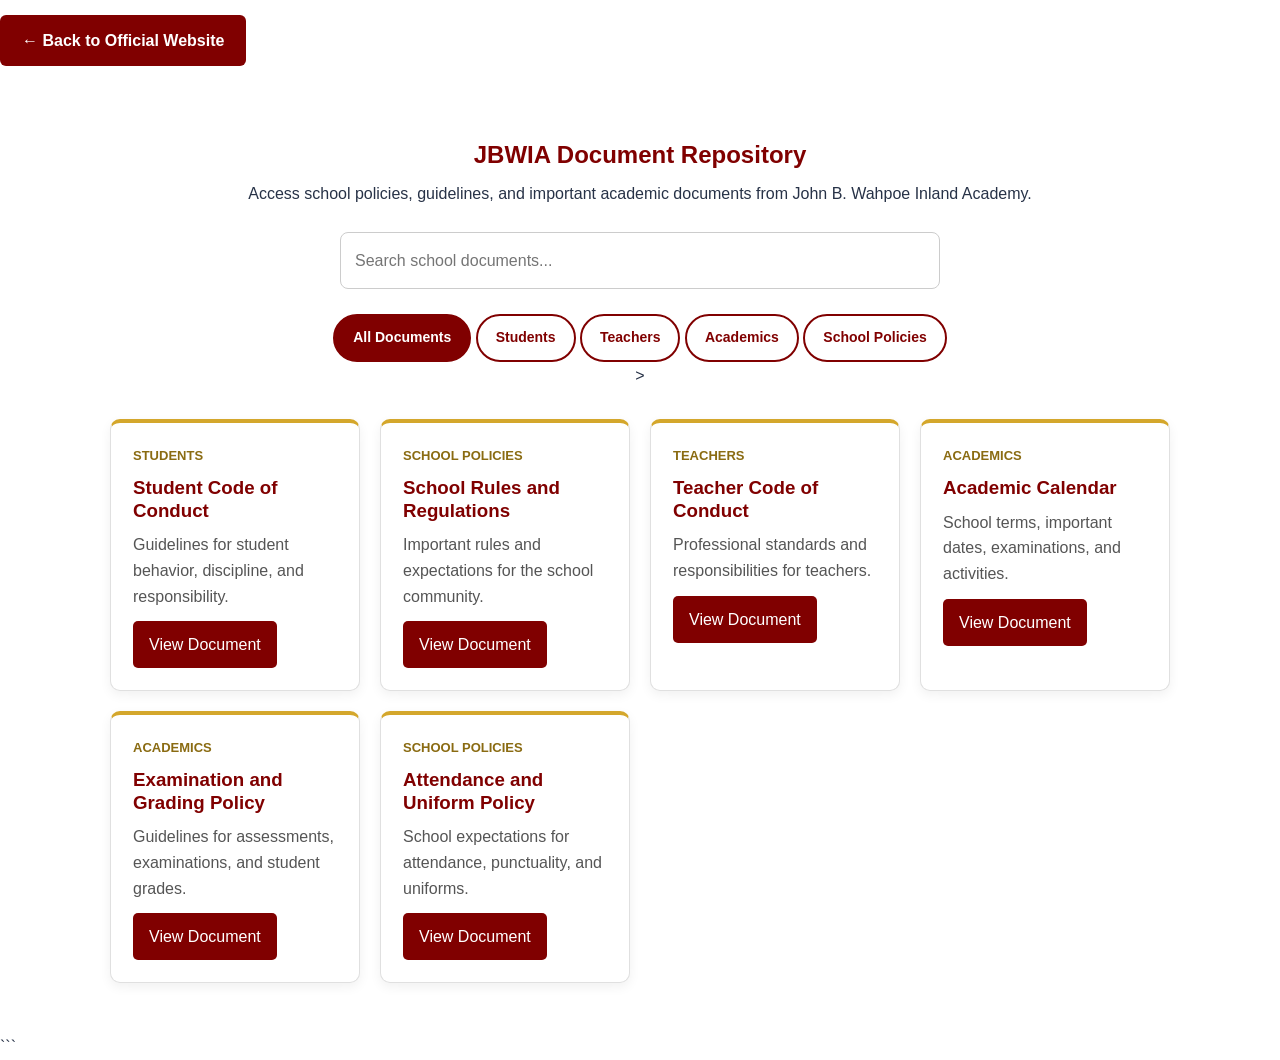
<file: Documents.html>
<!DOCTYPE html>
<html lang="en">
<head>
    <meta charset="UTF-8">
    <meta name="viewport" content="width=device-width, initial-scale=1.0">
    <title>School Documents | JBWIA</title>
    <link rel="stylesheet" href="style.css">

    <style>
        .documents-page {
            max-width: 1100px;
            margin: auto;
            padding: 50px 20px;
        }

        .documents-heading {
            text-align: center;
            margin-bottom: 30px;
        }

        .documents-heading h1 {
            color: #800000;
            margin-bottom: 10px;
        }

        .documents-search {
            width: 100%;
            max-width: 600px;
            display: block;
            margin: 25px auto;
            padding: 14px;
            border: 1px solid #ccc;
            border-radius: 8px;
            font-size: 16px;
        }

        .documents-grid {
            display: grid;
            grid-template-columns: repeat(auto-fit, minmax(230px, 1fr));
            gap: 20px;
        }

        .document-card {
            border: 1px solid #e0e0e0;
            border-top: 4px solid #d4a72c;
            border-radius: 10px;
            padding: 22px;
            background: #fff;
            box-shadow: 0 4px 12px rgba(0, 0, 0, 0.06);
        }

        .document-card h3 {
            color: #800000;
            margin-bottom: 10px;
        }

        .document-card p {
            color: #555;
            line-height: 1.6;
        }

        .document-category {
            font-size: 13px;
            font-weight: bold;
            color: #8a6b12;
            margin-bottom: 10px;
        }

        .document-button {
            display: inline-block;
            margin-top: 12px;
            padding: 10px 16px;
            background: #800000;
            color: white;
            text-decoration: none;
            border-radius: 5px;
        }

        .document-button:hover {
            background: #5e0000;
        }

        .no-documents {
            text-align: center;
            padding: 25px;
            display: none;
        }

        .back-to-home {
    display: inline-block;
    margin: 15px 0 25px;
    padding: 12px 22px;
    background-color: #800000;
    color: #ffffff;
    text-decoration: none;
    font-weight: 600;
    border-radius: 6px;
    transition: 0.3s ease;
}

.back-to-home:hover {
    background-color: #b8860b;
    color: #ffffff;
    transform: translateY(-2px);
}
    </style>
    <a href="index.html" class="back-to-home">
    ← Back to Official Website
</a>
</head>

<body>

    <main class="documents-page">
        <section class="documents-heading">
            <h1>JBWIA Document Repository</h1>
            <p>
                Access school policies, guidelines, and important academic documents
                from John B. Wahpoe Inland Academy.
            </p>

            <input
    type="search"
    id="documentSearch"
    class="documents-search"
    placeholder="Search school documents..."
    aria-label="Search school documents"
>

<div class="document-filters">
    <button type="button" class="filter-btn active" data-category="all">
        All Documents
    </button>

    <button type="button" class="filter-btn" data-category="students">
        Students
    </button>

    <button type="button" class="filter-btn" data-category="teachers">
        Teachers
    </button>

    <button type="button" class="filter-btn" data-category="academics">
        Academics
    </button>

    <button type="button" class="filter-btn" data-category="school policies">
        School Policies
    </button>
</div>
            >
        </section>

        <section class="documents-grid" id="documentsGrid">

            <article class="document-card">
                <div class="document-category">STUDENTS</div>
                <h3>Student Code of Conduct</h3>
                <p>Guidelines for student behavior, discipline, and responsibility.</p>
                <a class="document-button" href="documents/student-code-of-conduct.pdf">
                    View Document
                </a>
            </article>

            <article class="document-card">
                <div class="document-category">SCHOOL POLICIES</div>
                <h3>School Rules and Regulations</h3>
                <p>Important rules and expectations for the school community.</p>
                <a class="document-button" href="documents/school-rules.pdf">
                    View Document
                </a>
            </article>

            <article class="document-card">
                <div class="document-category">TEACHERS</div>
                <h3>Teacher Code of Conduct</h3>
                <p>Professional standards and responsibilities for teachers.</p>
                <a class="document-button" href="documents/teacher-code-of-conduct.pdf">
                    View Document
                </a>
            </article>

            <article class="document-card">
                <div class="document-category">ACADEMICS</div>
                <h3>Academic Calendar</h3>
                <p>School terms, important dates, examinations, and activities.</p>
                <a class="document-button" href="documents/academic-calendar.pdf">
                    View Document
                </a>
            </article>

            <article class="document-card">
                <div class="document-category">ACADEMICS</div>
                <h3>Examination and Grading Policy</h3>
                <p>Guidelines for assessments, examinations, and student grades.</p>
                <a class="document-button" href="documents/examination-policy.pdf">
                    View Document
                </a>
            </article>

            <article class="document-card">
                <div class="document-category">SCHOOL POLICIES</div>
                <h3>Attendance and Uniform Policy</h3>
                <p>School expectations for attendance, punctuality, and uniforms.</p>
                <a class="document-button" href="documents/attendance-uniform-policy.pdf">
                    View Document
                </a>
            </article>

        </section>

        <p class="no-documents" id="noDocuments">
            No matching documents found. Try another search.
        </p>
    </main>

    <script>
        ```javascript
const searchInput = document.getElementById("documentSearch");
const cards = document.querySelectorAll(".document-card");
const noDocuments = document.getElementById("noDocuments");
const filterButtons = document.querySelectorAll(".filter-btn");

let activeCategory = "all";

function filterDocuments() {
    const searchText = searchInput.value.toLowerCase().trim();
    let visibleCount = 0;

    cards.forEach(function (card) {
        const categoryElement = card.querySelector(".document-category");

        const category = categoryElement
            ? categoryElement.textContent.toLowerCase().trim()
            : "";

        const text = card.textContent.toLowerCase();

        const matchesSearch = text.includes(searchText);

        const matchesCategory =
            activeCategory === "all" ||
            category === activeCategory;

        const shouldShow = matchesSearch && matchesCategory;

        card.style.display = shouldShow ? "" : "none";

        if (shouldShow) {
            visibleCount++;
        }
    });

    noDocuments.style.display =
        visibleCount === 0 ? "block" : "none";
}

// Search documents
searchInput.addEventListener("input", filterDocuments);

// Filter documents by category
filterButtons.forEach(function (button) {
    button.addEventListener("click", function () {
        activeCategory = this.dataset.category;

        filterButtons.forEach(function (btn) {
            btn.classList.remove("active");
        });

        this.classList.add("active");

        filterDocuments();
    });
});

// Display all documents when the page loads
filterDocuments();
```
    </script>

</body>
</html>
```
</file>
<file: style.css>
:root {
    --navy: #101e37;
    --maroon: #762b3c;
    --gold: #e7b956;
    --cream: #f7f5f0;
    --white: #ffffff;
    --text: #273247;
    --muted: #697183;
}

* {
    margin: 0;
    padding: 0;
    box-sizing: border-box;
}

html {
    scroll-behavior: smooth;
    scroll-padding-top: 100px;
}

body {
    font-family: Arial, sans-serif;
    color: var(--text);
    line-height: 1.7;
}

img {
    display: block;
    width: 100%;
    object-fit: cover;
}

a {
    text-decoration: none;
    color: inherit;
}

button,
input,
select,
textarea {
    font: inherit;
}

.container {
    width: min(1180px, 92%);
    margin: auto;
}

.section {
    padding: 90px 0;
}

h1, h2, h3 {
    line-height: 1.2;
}

h2 {
    font-size: clamp(30px, 4vw, 46px);
    color: var(--navy);
    margin: 15px 0 22px;
    letter-spacing: -1.3px;
}

h2 span {
    color: var(--maroon);
}

.section-label {
    color: var(--maroon);
    font-size: 11px;
    font-weight: bold;
    letter-spacing: 2px;
}

.section-intro {
    color: var(--muted);
    max-width: 530px;
    margin-top: 15px;
    font-size: 14px;
}

.top-bar {
    background: var(--navy);
    color: white;
    font-size: 11px;
    padding: 9px 0;
}

.top-bar-content {
    display: flex;
    justify-content: space-between;
    gap: 15px;
}

.site-header {
    position: sticky;
    top: 0;
    z-index: 100;
    background: white;
    border-bottom: 1px solid #eeeeee;
}

.header-content {
    min-height: 88px;
    display: flex;
    align-items: center;
    justify-content: space-between;
    gap: 25px;
}

.school-brand,
.footer-brand {
    display: flex;
    align-items: center;
    gap: 12px;
}

.school-logo {
    width: 52px;
    height: 52px;
    background: var(--maroon);
    color: var(--gold);
    border: 2px solid var(--gold);
    outline: 1px solid var(--maroon);
    outline-offset: -6px;
    display: grid;
    place-items: center;
    font-weight: bold;
    font-size: 13px;
}

.school-name h2 {
    font-size: 13px;
    margin: 0;
    color: var(--navy);
}

.school-name p {
    color: var(--maroon);
    font-size: 10px;
    font-weight: bold;
    letter-spacing: 2px;
}

.navigation {
    display: flex;
    align-items: center;
    gap: 20px;
    font-size: 12px;
    font-weight: bold;
}

.navigation > a:not(.nav-button):hover {
    color: var(--maroon);
}

.nav-button {
    background: var(--maroon);
    color: white;
    padding: 12px 17px;
}

.menu-toggle {
    display: none;
    border: 0;
    background: none;
    font-size: 27px;
    color: var(--navy);
    cursor: pointer;
}

.hero-section {
    min-height: 650px;
    position: relative;
    display: flex;
    align-items: center;
    color: white;
    background-color: var(--navy);
    background-image: url("images/school-building.jpg");
    background-size: cover;
    background-position: center;
    overflow: hidden;
}

.hero-overlay {
    position: absolute;
    inset: 0;
    background: linear-gradient(
        90deg,
        rgba(10, 22, 42, 0.94),
        rgba(10, 22, 42, 0.75) 52%,
        rgba(10, 22, 42, 0.25)
    );
}

.hero-content {
    position: relative;
    z-index: 2;
    padding-top: 80px;
    padding-bottom: 100px;
}

.hero-label {
    color: var(--gold);
    font-weight: bold;
    font-size: 12px;
    letter-spacing: 3px;
    margin-bottom: 22px;
}

.hero-content h1 {
    font-size: clamp(40px, 6vw, 72px);
    line-height: 1.1;
    letter-spacing: -2px;
    max-width: 850px;
}

.hero-content h1 span {
    color: var(--gold);
}

.hero-description {
    max-width: 570px;
    margin: 25px 0;
    color: #e1e5ed;
    font-size: 15px;
}

.hero-buttons {
    display: flex;
    flex-wrap: wrap;
    gap: 14px;
}

.button {
    display: inline-block;
    border: 0;
    padding: 14px 20px;
    font-size: 12px;
    font-weight: bold;
    cursor: pointer;
    transition: 0.25s;
}

.button:hover {
    transform: translateY(-3px);
}

.button-gold {
    background: var(--gold);
    color: var(--navy);
}

.button-outline {
    border: 1px solid white;
    color: white;
    background: transparent;
}

.hero-bottom {
    position: absolute;
    bottom: 0;
    left: 0;
    width: 100%;
    z-index: 2;
    border-top: 1px solid #ffffff45;
    padding: 13px 0;
    font-size: 10px;
    letter-spacing: 3px;
}

.hero-bottom .container {
    display: flex;
    align-items: center;
    gap: 18px;
}

.separator {
    color: var(--gold);
    font-size: 8px;
}

.about-grid {
    display: grid;
    grid-template-columns: 1fr 1.2fr;
    gap: 65px;
    align-items: center;
}

.about-content p {
    color: var(--muted);
    margin-bottom: 18px;
    font-size: 14px;
}

.text-link {
    display: inline-block;
    margin-top: 15px;
    color: var(--maroon);
    font-size: 13px;
    font-weight: bold;
    border-bottom: 1px solid var(--gold);
    padding-bottom: 5px;
}

.values-grid {
    display: grid;
    grid-template-columns: repeat(3, 1fr);
    gap: 20px;
    margin-top: 55px;
}

.value-card {
    border: 1px solid #e9e7e2;
    padding: 28px;
    background: white;
    transition: 0.25s;
}

.value-card:hover,
.person-card:hover,
.academic-card:hover,
.news-card:hover {
    transform: translateY(-5px);
    box-shadow: 0 14px 32px #101e3712;
}

.value-icon {
    color: var(--maroon);
    font-weight: bold;
    font-size: 12px;
}

.value-card h3 {
    margin: 15px 0 10px;
    color: var(--navy);
}

.value-card p {
    font-size: 13px;
    color: var(--muted);
}

.administration-section,
.academics-section,
.news-section {
    background: var(--cream);
}

.centered {
    text-align: center;
}

.centered .section-intro {
    margin: 0 auto;
}

.leadership-grid {
    display: grid;
    grid-template-columns: repeat(3, 1fr);
    gap: 24px;
    margin-top: 40px;
}

.person-card,
.news-card {
    background: white;
    border: 1px solid #eae8e2;
    overflow: hidden;
    transition: 0.25s;
}

.person-photo {
    height: 300px;
    background: #e8e5df;
}



.person-photo img {
    height: 100%;
}

.person-info {
    padding: 22px;
}

.person-role,
.news-category {
    font-size: 10px;
    color: var(--maroon);
    font-weight: bold;
    letter-spacing: 1.5px;
}

.person-info h3 {
    color: var(--navy);
    margin: 8px 0;
}

.person-info > p:last-child {
    color: var(--muted);
    font-size: 13px;
}

.section-link {
    text-align: center;
    margin-top: 25px;
}

.staff-grid {
    display: grid;
    grid-template-columns: repeat(4, 1fr);
    gap: 18px;
    margin-top: 35px;
}

.staff-card {
    border: 1px solid #e9e7e2;
    background: white;
}

.staff-card img {
    height: 220px;
    background: #e8e5df;
}

.staff-card div {
    padding: 17px;
}

.staff-card h3 {
    color: var(--navy);
    font-size: 15px;
}

.staff-card p {
    color: var(--muted);
    font-size: 12px;
    margin-top: 5px;
}

.queen-section {
    padding: 80px 0;
    background: var(--navy);
    color: white;
}

.queen-grid {
    display: grid;
    grid-template-columns: 0.9fr 1.1fr;
    gap: 65px;
    align-items: center;
}

.queen-photo {
    height: 430px;
    background: #263650;
}

.queen-photo img {
    height: 100%;
}

.queen-content h2 {
    color: white;
}

.queen-content h2 span {
    color: var(--gold);
}

.queen-content > p:not(.section-label) {
    color: #d0d7e2;
    font-size: 14px;
    margin-bottom: 20px;
}

.queen-content h3 {
    color: var(--gold);
    margin-top: 28px;
}

.queen-title {
    font-size: 12px !important;
}

.academic-grid {
    display: grid;
    grid-template-columns: repeat(3, 1fr);
    gap: 18px;
    margin-top: 40px;
}

.academic-card {
    padding: 27px;
    background: white;
    border: 1px solid #e9e7e2;
    transition: 0.25s;
}

.academic-card > span {
    color: var(--maroon);
    font-weight: bold;
    font-size: 12px;
}

.academic-card h3 {
    color: var(--navy);
    margin: 17px 0 10px;
}

.academic-card p {
    color: var(--muted);
    font-size: 13px;
}

.gallery-heading {
    display: flex;
    justify-content: space-between;
    align-items: end;
    gap: 30px;
}

.gallery-grid {
    display: grid;
    grid-template-columns: 1.4fr 1fr 1fr;
    grid-auto-rows: 220px;
    gap: 15px;
    margin-top: 35px;
}

.gallery-item {
    position: relative;
    overflow: hidden;
    background: #dedbd4;
}

.gallery-item img {
    height: 100%;
    transition: transform 0.4s;
}

.gallery-item:hover img {
    transform: scale(1.05);
}

.gallery-large {
    grid-row: span 2;
}

.gallery-item figcaption {
    position: absolute;
    bottom: 0;
    left: 0;
    right: 0;
    padding: 35px 15px 14px;
    background: linear-gradient(transparent, #0b1528d9);
    color: white;
    font-size: 12px;
    font-weight: bold;
}

.news-grid {
    display: grid;
    grid-template-columns: repeat(2, 1fr);
    gap: 22px;
    margin-top: 35px;
}

.news-image {
    height: 230px;
    background: #e8e5df;
}

.news-image img {
    height: 100%;
}

.news-content {
    padding: 24px;
}

.news-content h3 {
    color: var(--navy);
    margin: 10px 0;
}

.news-content > p:last-child {
    color: var(--muted);
    font-size: 13px;
}

.admissions-section {
    padding: 80px 0;
    background: var(--gold);
}

.admissions-content {
    text-align: center;
}

.admissions-content h2 {
    margin: 18px auto;
}

.admissions-content h2 span {
    color: var(--maroon);
}

.admissions-content > p:not(.section-label) {
    max-width: 600px;
    margin: 0 auto 25px;
    font-size: 14px;
    color: #4c3d2a;
}

.contact-section {
    background: var(--cream);
}

.contact-grid {
    display: grid;
    grid-template-columns: 1fr 1fr;
    gap: 70px;
}

.contact-information > p:not(.section-label) {
    color: var(--muted);
    font-size: 14px;
    margin-bottom: 28px;
}

.contact-detail {
    display: flex;
    gap: 16px;
    align-items: center;
    margin: 22px 0;
}

.contact-detail > span {
    width: 45px;
    height: 45px;
    display: grid;
    place-items: center;
    background: white;
    color: var(--maroon);
    font-size: 20px;
}

.contact-detail h3 {
    color: var(--navy);
    font-size: 14px;
}

.contact-detail p {
    color: var(--muted);
    font-size: 12px;
}

.contact-form-container {
    background: white;
    padding: 32px;
    border: 1px solid #e9e7e2;
}

.contact-form-container > h3 {
    font-size: 24px;
    color: var(--navy);
}

.contact-form-container > p {
    color: var(--muted);
    font-size: 12px;
    margin: 10px 0 20px;
}

#contactForm label {
    display: block;
    font-weight: bold;
    font-size: 12px;
    margin: 14px 0 6px;
}

#contactForm input,
#contactForm select,
#contactForm textarea {
    width: 100%;
    padding: 12px;
    border: 1px solid #dedfe4;
    background: #fcfcfb;
    outline: none;
    font-size: 13px;
}

#contactForm input:focus,
#contactForm select:focus,
#contactForm textarea:focus {
    border-color: var(--maroon);
}

#contactForm textarea {
    resize: vertical;
}

.button-maroon {
    background: var(--maroon);
    color: white;
    margin-top: 18px;
}

#formMessage {
    color: var(--maroon);
    font-size: 12px;
    margin-top: 12px;
}

.site-footer {
    background: #0b1528;
    color: white;
}

.footer-content {
    display: flex;
    justify-content: space-between;
    align-items: center;
    gap: 25px;
    padding-top: 35px;
    padding-bottom: 35px;
}

.footer-brand h3 {
    font-size: 12px;
}

.footer-brand p,
.footer-motto {
    color: #c4cbd7;
    font-size: 11px;
}

.back-to-top {
    color: var(--gold);
    font-size: 11px;
    font-weight: bold;
}

.footer-bottom {
    border-top: 1px solid #ffffff25;
    display: flex;
    justify-content: space-between;
    gap: 20px;
    padding-top: 15px;
    padding-bottom: 15px;
    color: #aab4c4;
    font-size: 10px;
}

@media (max-width: 1050px) {
    .navigation {
        gap: 12px;
        font-size: 11px;
    }

    .header-content {
        gap: 15px;
    }

    .staff-grid {
        grid-template-columns: repeat(2, 1fr);
    }

    .person-photo {
        height: 250px;
    }
}

@media (max-width: 850px) {
    .menu-toggle {
        display: block;
    }

    .navigation {
        display: none;
        position: absolute;
        top: 100%;
        left: 0;
        width: 100%;
        padding: 20px 4%;
        background: white;
        box-shadow: 0 12px 20px #101e3714;
        flex-direction: column;
        align-items: stretch;
    }

    .navigation.open {
        display: flex;
    }

    .navigation > a:not(.nav-button) {
        padding: 10px 0;
        border-bottom: 1px solid #eeeeee;
    }

    .nav-button {
        text-align: center;
        margin-top: 10px;
    }

    .about-grid,
    .queen-grid,
    .contact-grid {
        grid-template-columns: 1fr;
        gap: 35px;
    }

    .values-grid {
        grid-template-columns: 1fr;
    }

    .leadership-grid {
        grid-template-columns: repeat(2, 1fr);
    }

    .academic-grid {
        grid-template-columns: repeat(2, 1fr);
    }

    .gallery-heading {
        display: block;
    }

    .gallery-grid {
        grid-template-columns: repeat(2, 1fr);
    }

    .gallery-large {
        grid-row: auto;
    }

    .queen-photo {
        height: 350px;
    }
}

@media (max-width: 550px) {
    .top-bar-content {
        flex-direction: column;
        gap: 2px;
        text-align: center;
    }

    .header-content {
        min-height: 75px;
    }

    .school-logo {
        width: 43px;
        height: 43px;
        font-size: 11px;
    }

    .school-name h2 {
        font-size: 10px;
    }

    .school-name p {
        font-size: 8px;
    }

    .hero-section {
        min-height: 600px;
        background-position: center;
    }

    .hero-content h1 {
        font-size: 42px;
    }

    .hero-description {
        font-size: 13px;
    }

    .hero-buttons {
        flex-direction: column;
        align-items: flex-start;
    }

    .hero-buttons .button {
        width: 100%;
        text-align: center;
    }

    .hero-bottom {
        font-size: 8px;
        letter-spacing: 2px;
    }

    .hero-bottom .container {
        gap: 10px;
    }

    .section {
        padding: 65px 0;
    }

    .leadership-grid,
    .staff-grid,
    .academic-grid,
    .news-grid,
    .gallery-grid {
        grid-template-columns: 1fr;
    }

    .gallery-grid {
        grid-auto-rows: 230px;
    }

    .person-photo,
    .staff-card img {
        height: 280px;
    }

    .queen-photo {
        height: 300px;
    }

    .contact-form-container {
        padding: 22px;
    }

    .footer-content {
        flex-wrap: wrap;
        align-items: flex-start;
    }

    .footer-motto {
        width: 100%;
        order: 3;
    }

    .footer-bottom {
        flex-direction: column;
        gap: 5px;
    }
}
```css
/* JBWIA Document Repository Filters */
.document-filters {
    display: flex;
    justify-content: center;
    flex-wrap: wrap;
    gap: 10px;
    margin: 20px auto 30px;
}

.filter-btn {
    padding: 10px 18px;
    border: 2px solid #800000;
    border-radius: 25px;
    background-color: #ffffff;
    color: #800000;
    font-size: 14px;
    font-weight: 600;
    cursor: pointer;
    transition: background-color 0.3s ease, color 0.3s ease;
}

.filter-btn:hover,
.filter-btn.active {
    background-color: #800000;
    color: #ffffff;
}

.filter-btn:focus-visible {
    outline: 3px solid #d4a72c;
    outline-offset: 3px;
}

@media (max-width: 600px) {
    .document-filters {
        gap: 8px;
    }

    .filter-btn {
        padding: 9px 13px;
        font-size: 13px;
    }
}
```

/* =====================================
   JBWIA OFFICIAL WEBSITE IMPROVEMENTS
   ===================================== */

.home-page {
    background: #ffffff;
    overflow-x: hidden;
}

.home-page .section {
    position: relative;
}

.home-page .button {
    border-radius: 5px;
    transition: all 0.3s ease;
}

.home-page .button:hover {
    box-shadow: 0 8px 20px rgba(16, 30, 55, 0.15);
}

.home-page .site-header {
    box-shadow: 0 3px 15px rgba(16, 30, 55, 0.06);
}

.home-page .navigation a {
    transition: color 0.25s ease, background 0.25s ease;
}

.home-page .navigation a:focus-visible,
.home-page .button:focus-visible {
    outline: 3px solid var(--gold);
    outline-offset: 4px;
}

.home-page .value-card,
.home-page .person-card,
.home-page .staff-card,
.home-page .academic-card,
.home-page .news-card {
    border-radius: 8px;
}

.home-page .value-card:hover,
.home-page .person-card:hover,
.home-page .staff-card:hover,
.home-page .academic-card:hover,
.home-page .news-card:hover {
    box-shadow: 0 15px 35px rgba(16, 30, 55, 0.10);
}

.home-page .contact-form-container {
    border-radius: 8px;
    box-shadow: 0 12px 35px rgba(16, 30, 55, 0.06);
}

.home-page .site-footer {
    border-top: 4px solid var(--gold);
}
/* Homepage Hero Enhancement */
.home-page .hero-section {
    min-height: 720px;
    background-position: center;
}

.home-page .hero-overlay {
    background: linear-gradient(
        90deg,
        rgba(10, 22, 42, 0.96) 0%,
        rgba(10, 22, 42, 0.78) 55%,
        rgba(10, 22, 42, 0.30) 100%
    );
}

.home-page .hero-content h1 {
    max-width: 900px;
    font-weight: 800;
    text-shadow: 0 4px 18px rgba(0, 0, 0, 0.25);
}

.home-page .hero-description {
    line-height: 1.9;
    max-width: 600px;
}

.home-page .hero-label {
    display: inline-block;
    padding: 9px 15px;
    border: 1px solid rgba(231, 185, 86, 0.55);
    background: rgba(231, 185, 86, 0.10);
    border-radius: 30px;
}

/* Leadership and Staff Card Enhancement */

.home-page .person-card,
.home-page .staff-card {
    border-radius: 10px;
    overflow: hidden;
    box-shadow: 0 5px 18px rgba(16, 30, 55, 0.05);
    transition: transform 0.3s ease, box-shadow 0.3s ease;
}

.home-page .person-card:hover,
.home-page .staff-card:hover {
    transform: translateY(-7px);
    box-shadow: 0 16px 35px rgba(16, 30, 55, 0.13);
}

.home-page .person-photo img,
.home-page .staff-card img {
    transition: transform 0.5s ease;
}

.home-page .person-card:hover .person-photo img,
.home-page .staff-card:hover img {
    transform: scale(1.04);
}

.home-page .person-info,
.home-page .staff-card div {
    padding: 22px;
}

.home-page .person-role {
    display: inline-block;
    background: #f7edf0;
    padding: 6px 10px;
    border-radius: 4px;
}
/* Academic Programme Enhancement */

.home-page .academic-card {
    position: relative;
    padding: 32px;
    border-radius: 10px;
    border-top: 4px solid var(--gold);
    box-shadow: 0 5px 20px rgba(16, 30, 55, 0.04);
    transition: all 0.3s ease;
}

.home-page .academic-card:hover {
    border-top-color: var(--maroon);
    transform: translateY(-7px);
    box-shadow: 0 15px 35px rgba(16, 30, 55, 0.12);
}

.home-page .academic-card > span {
    display: inline-block;
    background: #f7edf0;
    padding: 7px 12px;
    border-radius: 20px;
    letter-spacing: 1px;
}

.home-page .academic-card h3 {
    font-size: 20px;
    margin: 20px 0 12px;
}

.home-page .academic-card p {
    line-height: 1.8;
}

/* News and Events Enhancement */

.home-page .news-card {
    border-radius: 10px;
    box-shadow: 0 5px 20px rgba(16, 30, 55, 0.05);
    transition: all 0.3s ease;
}

.home-page .news-image {
    overflow: hidden;
}

.home-page .news-image img {
    transition: transform 0.5s ease;
}

.home-page .news-card:hover .news-image img {
    transform: scale(1.06);
}

.home-page .news-content {
    padding: 28px;
}

.home-page .news-category {
    display: inline-block;
    background: #f7edf0;
    padding: 6px 10px;
    border-radius: 4px;
}

.home-page .news-content h3 {
    font-size: 20px;
    line-height: 1.4;
}

.home-page .news-content > p:last-child {
    line-height: 1.8;
}

/* Contact Section Enhancement */

.home-page .contact-detail {
    padding: 15px;
    border-radius: 8px;
    transition: background 0.3s ease;
}

.home-page .contact-detail:hover {
    background: #ffffff;
}

.home-page .contact-detail > span {
    min-width: 45px;
    border-radius: 8px;
    border: 1px solid #eee8df;
}

.home-page .contact-form-container {
    border-radius: 12px;
    padding: 38px;
}

.home-page #contactForm input,
.home-page #contactForm select,
.home-page #contactForm textarea {
    border-radius: 6px;
    padding: 14px;
    transition: border-color 0.3s ease, box-shadow 0.3s ease;
}

.home-page #contactForm input:focus,
.home-page #contactForm select:focus,
.home-page #contactForm textarea:focus {
    border-color: var(--maroon);
    box-shadow: 0 0 0 3px rgba(118, 43, 60, 0.10);
}

.home-page #contactForm .button {
    width: 100%;
    border-radius: 6px;
    padding: 15px;
}

/* Official Website Footer Enhancement */

.home-page .site-footer {
    background: linear-gradient(135deg, #0b1528, #172b49);
    border-top: 5px solid var(--gold);
}

.home-page .footer-brand {
    gap: 16px;
}

.home-page .footer-brand h3 {
    font-size: 14px;
    letter-spacing: 0.5px;
}

.home-page .footer-brand p {
    line-height: 1.8;
}

.home-page .footer-motto {
    font-style: italic;
    line-height: 1.8;
}

.home-page .back-to-top {
    display: inline-block;
    padding: 11px 17px;
    border: 1px solid var(--gold);
    border-radius: 5px;
    transition: all 0.3s ease;
}

.home-page .back-to-top:hover {
    background: var(--gold);
    color: var(--navy);
}

.home-page .footer-bottom {
    line-height: 1.8;
}
</file>
